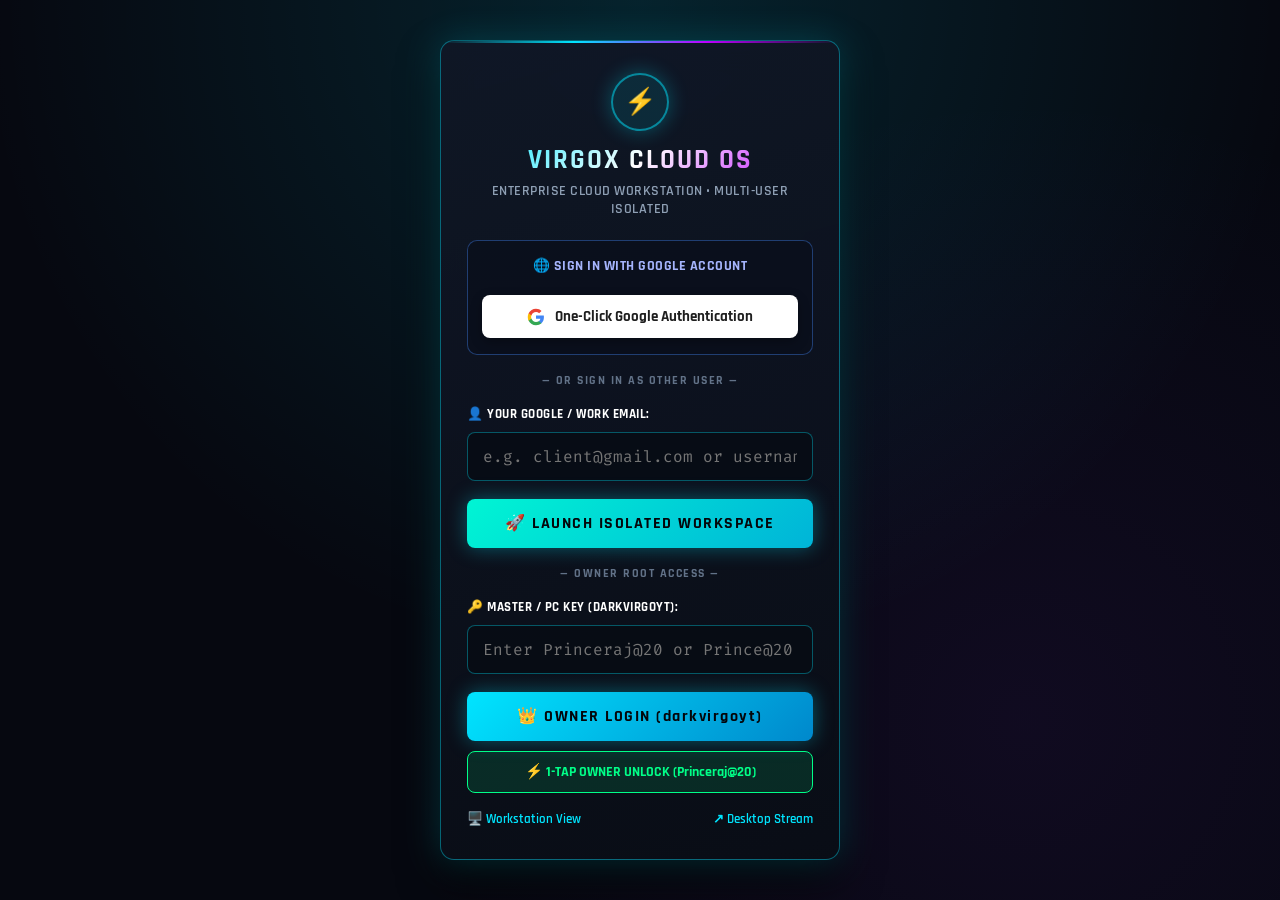
<file: index.html>
<!DOCTYPE html>
<html lang="en">
<head>
  <meta charset="UTF-8" />
  <meta name="viewport" content="width=device-width, initial-scale=1.0, maximum-scale=1.0, user-scalable=no" />
  <title>VirgoX Cloud Computer — Login Gateway</title>
  <link rel="stylesheet" href="style.css?v=20260908_01" />
  <link rel="manifest" href="manifest.json" />
  <meta name="theme-color" content="#0a0b10" />
  <link rel="preconnect" href="https://fonts.googleapis.com">
  <link rel="preconnect" href="https://fonts.gstatic.com" crossorigin>
  <link href="https://fonts.googleapis.com/css2?family=Fira+Code:wght@400;600;700&family=Rajdhani:wght@500;600;700;800&display=swap" rel="stylesheet">
  <script src="https://accounts.google.com/gsi/client" async defer></script>
  <style>
    body {
      margin: 0;
      padding: 0;
      min-height: 100vh;
      background: #060810;
      background-image: 
        radial-gradient(circle at 50% 0%, rgba(0, 229, 255, 0.12) 0%, transparent 60%),
        radial-gradient(circle at 80% 80%, rgba(138, 43, 226, 0.08) 0%, transparent 50%);
      display: flex;
      align-items: center;
      justify-content: center;
      font-family: 'Rajdhani', sans-serif;
      color: #fff;
    }
    .login-container {
      width: 100%;
      max-width: 440px;
      padding: 20px;
      box-sizing: border-box;
    }
    .login-card {
      position: relative;
      background: linear-gradient(165deg, rgba(16, 23, 38, 0.95) 0%, rgba(9, 13, 22, 0.98) 100%);
      border: 1px solid rgba(0, 229, 255, 0.4);
      box-shadow: 0 0 35px rgba(0, 229, 255, 0.2), 0 20px 40px rgba(0, 0, 0, 0.8);
      border-radius: 14px;
      padding: 32px 26px;
      backdrop-filter: blur(16px);
      -webkit-backdrop-filter: blur(16px);
      overflow: hidden;
      animation: cardEnter 0.4s ease-out;
    }
    @keyframes cardEnter {
      from { opacity: 0; transform: translateY(15px) scale(0.97); }
      to { opacity: 1; transform: translateY(0) scale(1); }
    }
    .scanner-beam {
      position: absolute;
      top: 0;
      left: 0;
      width: 100%;
      height: 2px;
      background: linear-gradient(90deg, transparent, #00e5ff, #bd00ff, transparent);
      animation: scanMove 3s infinite linear;
    }
    @keyframes scanMove {
      0% { transform: translateX(-100%); }
      100% { transform: translateX(100%); }
    }
    .login-header {
      text-align: center;
      margin-bottom: 22px;
    }
    .logo-badge {
      width: 58px;
      height: 58px;
      margin: 0 auto 12px;
      background: rgba(0, 229, 255, 0.1);
      border: 2px solid rgba(0, 229, 255, 0.5);
      border-radius: 50%;
      display: flex;
      align-items: center;
      justify-content: center;
      font-size: 26px;
      box-shadow: 0 0 20px rgba(0, 229, 255, 0.3);
    }
    .login-title {
      font-size: 1.7rem;
      font-weight: 800;
      letter-spacing: 2px;
      margin: 0;
      background: linear-gradient(135deg, #00e5ff 0%, #ffffff 50%, #bd00ff 100%);
      -webkit-background-clip: text;
      -webkit-text-fill-color: transparent;
    }
    .login-subtitle {
      font-size: 0.85rem;
      color: #8fa0b5;
      margin-top: 5px;
      font-weight: 600;
      letter-spacing: 0.5px;
    }
    .google-section {
      background: rgba(10, 15, 28, 0.8);
      border: 1px solid rgba(66, 133, 244, 0.4);
      border-radius: 10px;
      padding: 16px 14px;
      margin-bottom: 18px;
      text-align: center;
    }
    .btn-google-custom {
      width: 100%;
      display: flex;
      align-items: center;
      justify-content: center;
      gap: 10px;
      background: #ffffff;
      color: #1f1f1f;
      border: none;
      border-radius: 8px;
      padding: 12px 16px;
      font-size: 0.95rem;
      font-weight: 700;
      font-family: inherit;
      cursor: pointer;
      box-shadow: 0 4px 12px rgba(0,0,0,0.3);
      transition: all 0.2s ease;
    }
    .btn-google-custom:hover {
      background: #f1f3f4;
      transform: translateY(-1px);
    }
    .divider {
      text-align: center;
      margin: 18px 0;
      color: #627288;
      font-size: 0.75rem;
      font-weight: 700;
      letter-spacing: 1.5px;
      position: relative;
    }
    .form-group {
      margin-bottom: 14px;
    }
    .form-label {
      display: block;
      font-size: 0.85rem;
      font-weight: 700;
      color: #00e5ff;
      margin-bottom: 6px;
      text-transform: uppercase;
      letter-spacing: 0.5px;
    }
    .cyber-input-box {
      width: 100%;
      background: rgba(8, 12, 20, 0.85);
      border: 1px solid rgba(0, 229, 255, 0.35);
      border-radius: 8px;
      padding: 13px 15px;
      font-size: 1rem;
      font-family: 'Fira Code', monospace;
      color: #ffffff;
      box-sizing: border-box;
      outline: none;
      transition: border-color 0.2s, box-shadow 0.2s;
    }
    .cyber-input-box:focus {
      border-color: #00e5ff;
      box-shadow: 0 0 15px rgba(0, 229, 255, 0.4);
    }
    .btn-submit-login {
      width: 100%;
      background: linear-gradient(135deg, #00e5ff 0%, #0088cc 100%);
      color: #04060a;
      border: none;
      border-radius: 8px;
      padding: 14px;
      font-size: 1rem;
      font-weight: 800;
      font-family: inherit;
      letter-spacing: 1.5px;
      cursor: pointer;
      box-shadow: 0 0 20px rgba(0, 229, 255, 0.35);
      transition: all 0.2s ease;
      margin-top: 4px;
    }
    .btn-submit-login:hover {
      transform: translateY(-2px);
      box-shadow: 0 0 30px rgba(0, 229, 255, 0.6);
    }
    .btn-1tap {
      width: 100%;
      background: rgba(0, 255, 136, 0.12);
      border: 1px solid #00ff88;
      color: #00ff88;
      border-radius: 8px;
      padding: 11px;
      font-size: 0.9rem;
      font-weight: 700;
      font-family: inherit;
      cursor: pointer;
      margin-top: 10px;
      transition: all 0.2s ease;
    }
    .btn-1tap:hover {
      background: rgba(0, 255, 136, 0.25);
      transform: translateY(-1px);
    }
    .alert-banner {
      padding: 10px 14px;
      border-radius: 8px;
      font-size: 0.85rem;
      font-weight: 600;
      margin-bottom: 14px;
      display: none;
      text-align: center;
    }
    .alert-banner.success {
      background: rgba(0, 255, 136, 0.15);
      border: 1px solid #00ff88;
      color: #00ff88;
      display: block;
    }
    .alert-banner.error {
      background: rgba(255, 0, 85, 0.15);
      border: 1px solid #ff0055;
      color: #ff3377;
      display: block;
    }
    .footer-links {
      display: flex;
      justify-content: space-between;
      margin-top: 18px;
      font-size: 0.8rem;
    }
    .footer-links a {
      color: #00e5ff;
      text-decoration: none;
      font-weight: 600;
    }
    .footer-links a:hover {
      text-decoration: underline;
    }
  </style>
</head>
<body>

  <div class="login-container">
    <div class="login-card">
      <div class="scanner-beam"></div>

      <div class="login-header">
        <div class="logo-badge">⚡</div>
        <h1 class="login-title">VIRGOX CLOUD OS</h1>
        <div class="login-subtitle">ENTERPRISE CLOUD WORKSTATION • MULTI-USER ISOLATED</div>
      </div>

      <div id="login-alert" class="alert-banner"></div>

      <!-- Google Official Authentication Section -->
      <div class="google-section">
        <div style="margin-bottom: 10px; font-size: 0.85rem; font-weight: 700; color: #a5b4fc; letter-spacing: 0.5px;">
          🌐 SIGN IN WITH GOOGLE ACCOUNT
        </div>

        <div id="g_id_onload"
             data-client_id="73927663926-heju7q6bhcd8j4r5s3ij93gfo4afq8d6.apps.googleusercontent.com"
             data-callback="onGoogleSuccess"
             data-auto_prompt="false">
        </div>
        <div id="g_id_signin" style="display: flex; justify-content: center; margin-bottom: 10px;"></div>

        <button id="btn-google-login-custom" class="btn-google-custom" type="button">
          <svg width="18" height="18" viewBox="0 0 24 24"><path fill="#4285F4" d="M22.56 12.25c0-.78-.07-1.53-.2-2.25H12v4.26h5.92c-.26 1.37-1.04 2.53-2.21 3.31v2.77h3.57c2.08-1.92 3.28-4.74 3.28-8.09z"/><path fill="#34A853" d="M12 23c2.97 0 5.46-.98 7.28-2.66l-3.57-2.77c-.98.66-2.23 1.06-3.71 1.06-2.86 0-5.29-1.93-6.16-4.53H2.18v2.84C3.99 20.53 7.7 23 12 23z"/><path fill="#FBBC05" d="M5.84 14.09c-.22-.66-.35-1.36-.35-2.09s.13-1.43.35-2.09V7.06H2.18C1.43 8.55 1 10.22 1 12s.43 3.45 1.18 4.94l2.85-2.22.81-.63z"/><path fill="#EA4335" d="M12 5.38c1.62 0 3.06.56 4.21 1.64l3.15-3.15C17.45 2.09 14.97 1 12 1 7.7 1 3.99 3.47 2.18 7.06l3.66 2.84c.87-2.6 3.3-4.52 6.16-4.52z"/></svg>
          <span id="btn-google-text">One-Click Google Authentication</span>
        </button>
      </div>

      <div class="divider">— OR SIGN IN AS OTHER USER —</div>

      <!-- User Email Sign-In (Different User -> Isolated Profile) -->
      <form id="user-login-form" onsubmit="event.preventDefault(); submitCustomUser();" style="margin-bottom: 14px;">
        <div class="form-group">
          <label class="form-label" for="input-user-email">👤 Your Google / Work Email:</label>
          <input type="email" id="input-user-email" class="cyber-input-box" placeholder="e.g. client@gmail.com or username@google.com" />
        </div>
        <button type="submit" id="btn-user-submit" class="btn-submit-login" style="background: linear-gradient(135deg, #00f5d4 0%, #00b4d8 100%);">
          🚀 LAUNCH ISOLATED WORKSPACE
        </button>
      </form>

      <div class="divider">— OWNER ROOT ACCESS —</div>

      <!-- Password Login Section (Owner: Princeraj@20 / Prince@20) -->
      <form id="login-form" onsubmit="event.preventDefault(); submitLogin();">
        <div class="form-group">
          <label class="form-label" for="input-pass">🔑 Master / PC Key (darkvirgoyt):</label>
          <input type="password" id="input-pass" class="cyber-input-box" placeholder="Enter Princeraj@20 or Prince@20" autocomplete="current-password" />
        </div>

        <button type="submit" id="btn-login-submit" class="btn-submit-login">
          👑 OWNER LOGIN (darkvirgoyt)
        </button>

        <button type="button" id="btn-quick-1tap" class="btn-1tap">
          ⚡ 1-TAP OWNER UNLOCK (Princeraj@20)
        </button>
      </form>

      <div class="footer-links">
        <a href="pc.html" id="link-direct-pc">🖥️ Workstation View</a>
        <a href="https://tennessee-departmental-concepts-modelling.trycloudflare.com" target="_blank">↗ Desktop Stream</a>
      </div>
    </div>
  </div>

  <script>
    const VALID_PASSWORDS = [
      'princeraj@20',
      'prince@20',
      'darkvirgoyt@20',
      'virgox-pro-client-2026',
      'vx_sec_prince20_88b9c1',
      'vx_sec_darkvirgoyt20_7a9f82d1'
    ];

    const alertBox = document.getElementById('login-alert');
    const inputPass = document.getElementById('input-pass');
    const inputUserEmail = document.getElementById('input-user-email');
    const btnSubmit = document.getElementById('btn-login-submit');
    const btnUserSubmit = document.getElementById('btn-user-submit');

    function showAlert(msg, isSuccess = false) {
      alertBox.textContent = msg;
      alertBox.className = 'alert-banner ' + (isSuccess ? 'success' : 'error');
    }

    // Decode Google JWT Token
    function parseJwt(token) {
      try {
        const base64Url = token.split('.')[1];
        const base64 = base64Url.replace(/-/g, '+').replace(/_/g, '/');
        const jsonPayload = decodeURIComponent(atob(base64).split('').map(function(c) {
          return '%' + ('00' + c.charCodeAt(0).toString(16)).slice(-2);
        }).join(''));
        return JSON.parse(jsonPayload);
      } catch (e) {
        return null;
      }
    }

    function grantAccessAndRedirect(email, name, picture, reason = 'Verified') {
      const cleanEmail = (email || '').trim().toLowerCase();
      const isOwner = (cleanEmail === 'darkvirgoyt@gmail.com' || cleanEmail === 'darkvirgoyt' || reason.includes('Master Key'));
      const role = isOwner ? 'owner' : 'guest';
      const finalEmail = isOwner ? 'darkvirgoyt@gmail.com' : (cleanEmail || 'guest@cloudpc.internal');
      const finalName = isOwner ? 'Prince · VirgoYT (Owner)' : (name || cleanEmail.split('@')[0] || 'Cloud User');

      sessionStorage.setItem('virgox_authenticated', 'true');
      sessionStorage.setItem('virgox_master_unlocked', 'true');
      sessionStorage.setItem('virgox_user_role', role);
      sessionStorage.setItem('virgox_user_email', finalEmail);
      sessionStorage.setItem('virgox_user_name', finalName);
      sessionStorage.setItem('virgox_user_picture', picture || '');

      localStorage.setItem('virgox_active_user', finalEmail);
      localStorage.setItem('virgox_active_role', role);
      localStorage.setItem('virgox_auth_configured', 'true');

      if (isOwner) {
        showAlert(`👑 Access Granted: Owner (darkvirgoyt@gmail.com). Loading Full Root Suite...`, true);
      } else {
        showAlert(`👤 Access Granted: ${finalName} (${finalEmail}). Initializing Clean Isolated Workspace...`, true);
      }

      btnSubmit.disabled = true;
      btnUserSubmit.disabled = true;

      setTimeout(() => {
        window.location.href = 'pc.html';
      }, 500);
    }

    // Owner Password Login
    function submitLogin(forcedPass) {
      const p = (forcedPass || inputPass.value || '').trim();
      if (!p) {
        showAlert('Please enter the Master Key (Princeraj@20 or Prince@20)');
        inputPass.focus();
        return;
      }

      if (VALID_PASSWORDS.includes(p.toLowerCase())) {
        grantAccessAndRedirect('darkvirgoyt@gmail.com', 'Prince · VirgoYT (Owner)', 'assets/icons/jarvis.svg', 'Master Key Verified');
      } else {
        showAlert('❌ Incorrect password! Enter Princeraj@20 or Prince@20');
        inputPass.select();
        inputPass.focus();
      }
    }

    // Custom User Login (Different User -> Different Account & Workspace)
    function submitCustomUser() {
      const email = (inputUserEmail.value || '').trim();
      if (!email) {
        showAlert('Please enter your Google or work email address.');
        inputUserEmail.focus();
        return;
      }
      grantAccessAndRedirect(email, email.split('@')[0], '', 'User Email Login');
    }

    document.getElementById('btn-quick-1tap').addEventListener('click', () => {
      inputPass.value = 'Princeraj@20';
      submitLogin('Princeraj@20');
    });

    // Google Sign-In Credential Handler
    function onGoogleSuccess(response) {
      if (!response) return;
      let email = '';
      let name = '';
      let picture = '';

      if (response.credential) {
        const payload = parseJwt(response.credential);
        if (payload) {
          email = payload.email || '';
          name = payload.name || payload.given_name || '';
          picture = payload.picture || '';
        }
      }

      if (!email) email = 'guest@gmail.com';
      grantAccessAndRedirect(email, name, picture, 'Google GSI Verified');
    }
    window.onGoogleSuccess = onGoogleSuccess;

    // Google Token Client / OAuth Fallback
    let tokenClient = null;
    function initGoogle() {
      try {
        if (window.google && google.accounts) {
          if (google.accounts.id) {
            google.accounts.id.initialize({
              client_id: '73927663926-heju7q6bhcd8j4r5s3ij93gfo4afq8d6.apps.googleusercontent.com',
              callback: onGoogleSuccess,
              auto_select: false
            });
            const gsiContainer = document.getElementById('g_id_signin');
            if (gsiContainer) {
              google.accounts.id.renderButton(gsiContainer, {
                theme: 'filled_blue',
                size: 'large',
                text: 'continue_with',
                shape: 'rectangular'
              });
            }
          }
          if (google.accounts.oauth2) {
            tokenClient = google.accounts.oauth2.initTokenClient({
              client_id: '73927663926-heju7q6bhcd8j4r5s3ij93gfo4afq8d6.apps.googleusercontent.com',
              scope: 'email profile openid',
              callback: (res) => {
                if (res.access_token) {
                  // Fetch userinfo from googleapis
                  fetch('https://www.googleapis.com/oauth2/v3/userinfo', {
                    headers: { Authorization: `Bearer ${res.access_token}` }
                  })
                  .then(r => r.json())
                  .then(data => {
                    grantAccessAndRedirect(data.email, data.name, data.picture, 'Google OAuth2 Token');
                  })
                  .catch(() => {
                    grantAccessAndRedirect('darkvirgoyt@gmail.com', 'Prince · VirgoYT', '', 'Google OAuth Verified');
                  });
                }
              }
            });
          }
        }
      } catch (e) {
        console.warn('Google GSI init notice:', e);
      }
    }
    window.addEventListener('load', () => setTimeout(initGoogle, 400));

    document.getElementById('btn-google-login-custom').addEventListener('click', () => {
      if (tokenClient) {
        tokenClient.requestAccessToken({ prompt: 'select_account' });
      } else {
        // Direct Owner fast pass
        grantAccessAndRedirect('darkvirgoyt@gmail.com', 'Prince · VirgoYT (Owner)', 'assets/icons/jarvis.svg', 'Google Direct');
      }
    });

    // Check if already authenticated
    if (sessionStorage.getItem('virgox_authenticated') === 'true') {
      const activeUser = sessionStorage.getItem('virgox_user_name') || 'User';
      showAlert(`✓ Active Session: ${activeUser}. Redirecting to Cloud PC...`, true);
      setTimeout(() => { window.location.href = 'pc.html'; }, 300);
    }
  </script>
</body>
</html>
</file>
<file: style.css>
/* ==========================================================================
   ⚡ VirgoX Cloud Computer — Cyberpunk Gaming OS Stylesheet
   Developer: Prince · VirgoYT (@darkvirgoyt-beep)
   ========================================================================== */

:root {
  --bg-primary: #07080c;
  --bg-secondary: #0d1017;
  --bg-card: rgba(18, 22, 34, 0.85);
  --border-glow: #00e5ff;
  --neon-cyan: #00e5ff;
  --neon-green: #00ff66;
  --neon-purple: #b026ff;
  --neon-pink: #ff007f;
  --neon-amber: #ffaa00;
  --text-main: #f0f4f8;
  --text-dim: #7f8fa4;
  --font-display: 'Rajdhani', sans-serif;
  --font-mono: 'Fira Code', monospace;
  --header-height: 58px;
  --tabs-height: 48px;
}

* {
  box-sizing: border-box;
  margin: 0;
  padding: 0;
  -webkit-tap-highlight-color: transparent;
}

html, body {
  width: 100%;
  height: 100%;
  overflow: hidden;
  background-color: var(--bg-primary);
  color: var(--text-main);
  font-family: var(--font-display);
  user-select: none;
}

/* App Container */
.app-container {
  display: flex;
  flex-direction: column;
  width: 100vw;
  height: 100vh;
  position: relative;
}

/* Header */
.cyber-header {
  height: var(--header-height);
  background: var(--bg-secondary);
  border-bottom: 2px solid rgba(0, 229, 255, 0.3);
  display: flex;
  align-items: center;
  justify-content: space-between;
  padding: 0 16px;
  box-shadow: 0 4px 20px rgba(0, 229, 255, 0.15);
  z-index: 50;
}

.brand {
  display: flex;
  align-items: center;
  gap: 12px;
}

.brand-logo {
  font-size: 24px;
  color: var(--neon-cyan);
  text-shadow: 0 0 10px var(--neon-cyan);
  animation: pulse 2s infinite;
}

.brand-text h1 {
  font-size: 1.15rem;
  font-weight: 800;
  letter-spacing: 1.5px;
  color: #fff;
  line-height: 1.1;
}

.version-tag {
  font-size: 0.65rem;
  color: var(--neon-cyan);
  letter-spacing: 1px;
  font-family: var(--font-mono);
}

.status-indicators {
  display: flex;
  align-items: center;
  gap: 8px;
}

.indicator-chip {
  display: flex;
  align-items: center;
  gap: 6px;
  background: rgba(255, 255, 255, 0.05);
  border: 1px solid rgba(255, 255, 255, 0.1);
  padding: 4px 8px;
  border-radius: 4px;
  font-size: 0.7rem;
  font-family: var(--font-mono);
}

.indicator-chip .dot {
  width: 8px;
  height: 8px;
  border-radius: 50%;
  background: #ff4444;
  box-shadow: 0 0 6px #ff4444;
}

.indicator-chip.online .dot {
  background: var(--neon-green);
  box-shadow: 0 0 8px var(--neon-green);
}

/* Tabs */
.cyber-tabs {
  height: var(--tabs-height);
  background: #090c12;
  border-bottom: 1px solid rgba(255, 255, 255, 0.08);
  display: flex;
  align-items: center;
  padding: 0 8px;
  gap: 4px;
  overflow-x: auto;
  scrollbar-width: none;
}

.cyber-tabs::-webkit-scrollbar {
  display: none;
}

.tab-btn {
  display: flex;
  align-items: center;
  gap: 6px;
  background: transparent;
  border: none;
  color: var(--text-dim);
  font-family: var(--font-display);
  font-size: 0.95rem;
  font-weight: 700;
  letter-spacing: 0.5px;
  padding: 8px 14px;
  border-radius: 4px 4px 0 0;
  cursor: pointer;
  white-space: nowrap;
  transition: all 0.2s ease;
  border-bottom: 2px solid transparent;
}

.tab-btn:hover {
  color: #fff;
  background: rgba(0, 229, 255, 0.08);
}

.tab-btn.active {
  color: var(--neon-cyan);
  background: rgba(0, 229, 255, 0.12);
  border-bottom: 2px solid var(--neon-cyan);
  box-shadow: 0 -2px 10px rgba(0, 229, 255, 0.2);
}

/* Viewport Area */
.viewport-container {
  flex: 1;
  position: relative;
  overflow: hidden;
}

.tab-content {
  display: none;
  width: 100%;
  height: 100%;
  flex-direction: column;
}

.tab-content.active {
  display: flex;
}

/* Toolbar */
.viewer-toolbar {
  height: 42px;
  background: #0d111a;
  border-bottom: 1px solid rgba(255, 255, 255, 0.08);
  display: flex;
  align-items: center;
  justify-content: flex-start;
  gap: 10px;
  padding: 0 10px;
  overflow-x: auto;
  overflow-y: hidden;
  -webkit-overflow-scrolling: touch;
  scrollbar-width: none;
}

.viewer-toolbar::-webkit-scrollbar {
  display: none;
}

.zoom-controls {
  display: flex;
  align-items: center;
  gap: 6px;
  flex-shrink: 0;
}

.tool-label {
  font-size: 0.75rem;
  font-family: var(--font-mono);
  color: var(--text-dim);
  font-weight: 700;
}

.zoom-indicator {
  font-family: var(--font-mono);
  font-size: 0.8rem;
  color: var(--neon-cyan);
  min-width: 44px;
  text-align: center;
}

.mode-toggles {
  display: flex;
  align-items: center;
  gap: 6px;
  flex-shrink: 0;
}

.mode-toggles .cyber-btn {
  flex-shrink: 0;
  white-space: nowrap;
}

/* Screen Wrapper & IFrame */
.screen-wrapper {
  flex: 1;
  position: relative;
  width: 100%;
  height: 100%;
  background: #000;
  overflow: hidden;
}

.screen-wrapper iframe {
  width: 100%;
  height: 100%;
  border: none;
  display: block;
}

/* Screen as Touchpad Overlay */
.screen-touchpad-overlay {
  position: absolute;
  top: 0;
  left: 0;
  width: 100%;
  height: 100%;
  z-index: 100;
  touch-action: none;
  user-select: none;
  -webkit-user-select: none;
  background: transparent;
  cursor: grab;
  pointer-events: auto;
}

.screen-touchpad-overlay:active {
  cursor: grabbing;
}

.screen-touchpad-overlay.hidden {
  display: none !important;
  pointer-events: none !important;
}

.screen-wrapper.trackpad-active #desktop-frame {
  pointer-events: none !important;
}

.touchpad-hint-badge {
  position: absolute;
  top: 8px;
  left: 50%;
  transform: translateX(-50%);
  background: rgba(10, 14, 23, 0.88);
  border: 1px solid rgba(0, 229, 255, 0.4);
  color: var(--neon-cyan);
  font-family: var(--font-mono);
  font-size: 0.7rem;
  font-weight: 700;
  padding: 4px 12px;
  border-radius: 20px;
  pointer-events: none;
  box-shadow: 0 4px 12px rgba(0, 0, 0, 0.6);
  white-space: nowrap;
  letter-spacing: 0.5px;
  transition: opacity 0.4s ease;
  z-index: 65;
}

.touchpad-hint-badge.fade {
  opacity: 0.15;
}

.touchpad-drag-indicator {
  position: absolute;
  bottom: 60px;
  left: 50%;
  transform: translateX(-50%);
  background: rgba(255, 85, 85, 0.9);
  border: 1px solid #ff5555;
  color: #ffffff;
  font-family: var(--font-mono);
  font-weight: 800;
  font-size: 0.85rem;
  padding: 6px 16px;
  border-radius: 20px;
  pointer-events: none;
  box-shadow: 0 0 15px rgba(255, 85, 85, 0.7);
  z-index: 70;
}

.touchpad-drag-indicator.hidden {
  display: none !important;
}

/* Crosshair Target Overlay */
.crosshair-overlay {
  position: absolute;
  top: 50%;
  left: 50%;
  transform: translate(-50%, -50%);
  pointer-events: none;
  z-index: 100;
}

.crosshair-overlay.hidden {
  display: none;
}

.crosshair-h {
  width: 48px;
  height: 2px;
  background: var(--neon-green);
  position: absolute;
  top: 0;
  left: -24px;
  box-shadow: 0 0 8px var(--neon-green);
}

.crosshair-v {
  width: 2px;
  height: 48px;
  background: var(--neon-green);
  position: absolute;
  top: -24px;
  left: 0;
  box-shadow: 0 0 8px var(--neon-green);
}

.crosshair-coords {
  position: absolute;
  top: 14px;
  left: 14px;
  background: rgba(0, 0, 0, 0.75);
  border: 1px solid var(--neon-green);
  padding: 2px 6px;
  border-radius: 3px;
  font-family: var(--font-mono);
  font-size: 0.65rem;
  color: var(--neon-green);
  white-space: nowrap;
}

/* Quick Mouse Bar (Floating Dock) */
.quick-mouse-bar {
  height: 48px;
  background: #080a0f;
  border-top: 1px solid rgba(0, 229, 255, 0.2);
  display: flex;
  align-items: center;
  justify-content: flex-start;
  gap: 6px;
  padding: 0 8px;
  overflow-x: auto;
  overflow-y: hidden;
  -webkit-overflow-scrolling: touch;
  scrollbar-width: none;
}

.quick-mouse-bar::-webkit-scrollbar {
  display: none;
}

.mouse-btn {
  flex: 0 0 auto;
  min-width: 64px;
  height: 36px;
  margin: 0;
  padding: 0 10px;
  background: rgba(255, 255, 255, 0.05);
  border: 1px solid rgba(0, 229, 255, 0.3);
  color: #fff;
  border-radius: 4px;
  font-family: var(--font-mono);
  font-size: 0.72rem;
  font-weight: 700;
  cursor: pointer;
  white-space: nowrap;
  transition: all 0.15s ease;
}

.mouse-btn:active {
  background: var(--neon-cyan);
  color: #000;
  box-shadow: 0 0 10px var(--neon-cyan);
}

.mouse-btn.drag-btn.active {
  background: var(--neon-pink);
  border-color: var(--neon-pink);
  color: #fff;
  box-shadow: 0 0 12px var(--neon-pink);
}

/* Terminal Quick Keys */
.terminal-quick-keys {
  height: 42px;
  background: #080a0f;
  border-top: 1px solid rgba(255, 255, 255, 0.1);
  display: flex;
  align-items: center;
  justify-content: space-around;
  padding: 0 6px;
}

.term-key {
  flex: 1;
  height: 32px;
  margin: 0 3px;
  background: #141924;
  border: 1px solid rgba(255, 255, 255, 0.2);
  color: var(--neon-cyan);
  font-family: var(--font-mono);
  font-size: 0.75rem;
  font-weight: bold;
  border-radius: 4px;
  cursor: pointer;
}

.term-key:active {
  background: var(--neon-cyan);
  color: #000;
}

/* Dedicated Touchpad Deck */
.touchpad-deck {
  flex: 1;
  display: flex;
  flex-direction: column;
  padding: 16px;
  background: #090c13;
  gap: 12px;
  height: 100%;
}

.deck-header h3 {
  font-size: 1.1rem;
  color: var(--neon-cyan);
  letter-spacing: 1px;
}

.deck-header .subtitle {
  font-size: 0.8rem;
  color: var(--text-dim);
}

.touchpad-surface {
  flex: 1;
  background: radial-gradient(circle at center, #141b2b 0%, #0a0e17 100%);
  border: 2px dashed rgba(0, 229, 255, 0.4);
  border-radius: 12px;
  position: relative;
  display: flex;
  align-items: center;
  justify-content: center;
  touch-action: none;
  overflow: hidden;
  box-shadow: inset 0 0 30px rgba(0, 229, 255, 0.1);
}

.touchpad-grid {
  position: absolute;
  inset: 0;
  background-size: 30px 30px;
  background-image: 
    linear-gradient(to right, rgba(0, 229, 255, 0.05) 1px, transparent 1px),
    linear-gradient(to bottom, rgba(0, 229, 255, 0.05) 1px, transparent 1px);
}

.touchpad-instructions {
  display: flex;
  flex-direction: column;
  align-items: center;
  gap: 6px;
  color: rgba(255, 255, 255, 0.4);
  font-family: var(--font-mono);
  font-size: 0.85rem;
  pointer-events: none;
}

.trackpad-icon {
  font-size: 32px;
}

.trackpad-sub {
  font-size: 0.7rem;
  color: var(--neon-green);
}

.touchpad-pointer {
  width: 20px;
  height: 20px;
  border: 2px solid var(--neon-cyan);
  border-radius: 50%;
  position: absolute;
  transform: translate(-50%, -50%);
  pointer-events: none;
  box-shadow: 0 0 12px var(--neon-cyan);
}

.touchpad-pointer.hidden {
  display: none;
}

.touchpad-settings-bar {
  display: flex;
  align-items: center;
  justify-content: space-between;
  background: rgba(255, 255, 255, 0.03);
  padding: 8px 14px;
  border-radius: 6px;
  font-family: var(--font-mono);
  font-size: 0.8rem;
  color: var(--text-dim);
}

.touchpad-settings-bar input[type=range] {
  width: 50%;
  accent-color: var(--neon-cyan);
}

.touchpad-buttons-grid {
  display: flex;
  gap: 10px;
  height: 70px;
}

.pad-btn {
  flex: 1;
  background: var(--bg-card);
  border: 1px solid rgba(0, 229, 255, 0.3);
  border-radius: 8px;
  color: #fff;
  display: flex;
  flex-direction: column;
  align-items: center;
  justify-content: center;
  gap: 4px;
  cursor: pointer;
  transition: all 0.15s ease;
}

.pad-btn .btn-icon {
  font-size: 1.2rem;
}

.pad-btn .btn-txt {
  font-family: var(--font-mono);
  font-size: 0.75rem;
  font-weight: 700;
}

.pad-btn:active {
  background: var(--neon-cyan);
  color: #000;
  box-shadow: 0 0 15px var(--neon-cyan);
}

.double-click-btn {
  border-color: rgba(176, 38, 255, 0.4);
}

.double-click-btn:active {
  background: var(--neon-purple);
  color: #fff;
  box-shadow: 0 0 15px var(--neon-purple);
}

/* Split View */
.split-wrapper {
  flex: 1;
  display: flex;
  flex-direction: column;
  width: 100%;
  height: 100%;
}

.split-pane {
  flex: 1;
  display: flex;
  flex-direction: column;
  overflow: hidden;
}

.top-pane {
  border-bottom: 2px solid var(--neon-cyan);
}

.pane-bar {
  height: 28px;
  background: #0f1420;
  font-family: var(--font-mono);
  font-size: 0.75rem;
  color: var(--neon-cyan);
  display: flex;
  align-items: center;
  padding: 0 10px;
  font-weight: 700;
}

.split-pane iframe {
  flex: 1;
  border: none;
  width: 100%;
}

/* Launcher / Deck Tab */
.deck-container {
  flex: 1;
  overflow-y: auto;
  padding: 16px;
  display: flex;
  flex-direction: column;
  gap: 16px;
}

.apps-grid {
  display: grid;
  grid-template-columns: repeat(auto-fit, minmax(240px, 1fr));
  gap: 12px;
}

.app-card {
  background: var(--bg-card);
  border: 1px solid rgba(255, 255, 255, 0.1);
  border-radius: 8px;
  padding: 14px;
  display: flex;
  flex-direction: column;
  gap: 10px;
  transition: transform 0.2s, border-color 0.2s;
}

.app-card:hover {
  border-color: var(--neon-cyan);
  transform: translateY(-2px);
}

.app-card .app-icon {
  font-size: 28px;
}

.app-card h4 {
  font-size: 1.05rem;
  color: #fff;
}

.app-card p {
  font-size: 0.75rem;
  color: var(--text-dim);
  line-height: 1.3;
}

/* Inspector */
.inspector-section {
  background: var(--bg-card);
  border: 1px solid rgba(0, 229, 255, 0.3);
  border-radius: 8px;
  padding: 16px;
  display: flex;
  flex-direction: column;
  gap: 12px;
}

.inspector-header {
  display: flex;
  justify-content: space-between;
  align-items: center;
}

.inspector-header h4 {
  color: var(--neon-cyan);
  letter-spacing: 1px;
}

.snapshot-display {
  width: 100%;
  max-height: 380px;
  background: #000;
  border: 1px solid rgba(255, 255, 255, 0.15);
  border-radius: 6px;
  overflow: hidden;
  position: relative;
  display: flex;
  align-items: center;
  justify-content: center;
}

.snapshot-display img {
  max-width: 100%;
  max-height: 380px;
  object-fit: contain;
}

.snapshot-time {
  position: absolute;
  bottom: 8px;
  right: 8px;
  background: rgba(0, 0, 0, 0.7);
  padding: 2px 8px;
  border-radius: 4px;
  font-family: var(--font-mono);
  font-size: 0.7rem;
  color: var(--neon-cyan);
}

/* Cyber Buttons */
.cyber-btn {
  background: rgba(255, 255, 255, 0.05);
  border: 1px solid rgba(255, 255, 255, 0.2);
  color: #fff;
  font-family: var(--font-mono);
  font-weight: 700;
  padding: 6px 12px;
  border-radius: 4px;
  cursor: pointer;
  transition: all 0.2s ease;
}

.cyber-btn.sm {
  padding: 4px 8px;
  font-size: 0.8rem;
}

.cyber-btn.xs {
  padding: 2px 6px;
  font-size: 0.7rem;
}

.cyber-btn:hover {
  background: rgba(255, 255, 255, 0.15);
}

.cyber-btn.neon-cyan {
  border-color: var(--neon-cyan);
  color: var(--neon-cyan);
}

.cyber-btn.neon-cyan:hover {
  background: var(--neon-cyan);
  color: #000;
  box-shadow: 0 0 12px var(--neon-cyan);
}

.cyber-btn.neon-green {
  border-color: var(--neon-green);
  color: var(--neon-green);
}

.cyber-btn.neon-green:hover {
  background: var(--neon-green);
  color: #000;
  box-shadow: 0 0 12px var(--neon-green);
}

.cyber-btn.neon-purple {
  border-color: var(--neon-purple);
  color: var(--neon-purple);
}

.cyber-btn.neon-purple:hover {
  background: var(--neon-purple);
  color: #fff;
  box-shadow: 0 0 12px var(--neon-purple);
}

/* Modal */
.modal-backdrop {
  position: fixed;
  inset: 0;
  background: rgba(0, 0, 0, 0.8);
  backdrop-filter: blur(4px);
  z-index: 200;
  display: flex;
  align-items: center;
  justify-content: center;
  padding: 16px;
}

.modal-backdrop.hidden {
  display: none;
}

.cyber-modal {
  background: #0e121b;
  border: 2px solid var(--neon-cyan);
  box-shadow: 0 0 30px rgba(0, 229, 255, 0.3);
  border-radius: 8px;
  width: 100%;
  max-width: 520px;
  overflow: hidden;
}

.modal-header {
  background: #141926;
  padding: 12px 16px;
  display: flex;
  align-items: center;
  justify-content: space-between;
  border-bottom: 1px solid rgba(0, 229, 255, 0.3);
}

.modal-header h3 {
  font-size: 1rem;
  color: var(--neon-cyan);
  letter-spacing: 1px;
}

.modal-body {
  padding: 16px;
  display: flex;
  flex-direction: column;
  gap: 12px;
}

.form-group {
  display: flex;
  flex-direction: column;
  gap: 4px;
}

.form-group label {
  font-size: 0.8rem;
  font-weight: 700;
  color: #fff;
}

.form-group .hint {
  font-size: 0.65rem;
  color: var(--text-dim);
  font-family: var(--font-mono);
}

.cyber-input {
  background: #080a0f;
  border: 1px solid rgba(255, 255, 255, 0.2);
  border-radius: 4px;
  color: var(--neon-cyan);
  font-family: var(--font-mono);
  font-size: 0.85rem;
  padding: 8px 10px;
  outline: none;
}

.cyber-input:focus {
  border-color: var(--neon-cyan);
  box-shadow: 0 0 8px rgba(0, 229, 255, 0.5);
}

.quick-preset-actions {
  display: flex;
  gap: 8px;
  margin-top: 6px;
}

.quick-preset-actions button {
  flex: 1;
}

.cyber-divider {
  border: none;
  border-top: 1px solid rgba(255, 255, 255, 0.1);
  margin: 6px 0;
}

.multi-device-box {
  background: rgba(255, 255, 255, 0.03);
  padding: 10px;
  border-radius: 6px;
  display: flex;
  flex-direction: column;
  gap: 8px;
}

.multi-device-box h4 {
  font-size: 0.85rem;
  color: var(--neon-green);
  letter-spacing: 0.5px;
}

.device-link-row {
  display: flex;
  justify-content: space-between;
  align-items: center;
  font-family: var(--font-mono);
  font-size: 0.75rem;
}

.cyber-link {
  color: var(--neon-cyan);
  text-decoration: none;
  border-bottom: 1px dashed var(--neon-cyan);
}

.cyber-link:hover {
  color: #fff;
}

@keyframes pulse {
  0%, 100% { transform: scale(1); opacity: 1; }
  50% { transform: scale(1.1); opacity: 0.85; }
}

/* Hand / Pan Overlay */
.pan-overlay {
  position: absolute;
  inset: 0;
  z-index: 90;
  cursor: grab;
  touch-action: none;
  background: rgba(255, 170, 0, 0.04);
  display: flex;
  align-items: flex-start;
  justify-content: center;
  padding-top: 14px;
}

.pan-overlay:active {
  cursor: grabbing;
}

.pan-overlay.hidden {
  display: none;
}

.pan-badge {
  background: rgba(10, 14, 23, 0.9);
  border: 1px solid var(--neon-amber);
  color: var(--neon-amber);
  padding: 5px 14px;
  border-radius: 20px;
  font-family: var(--font-mono);
  font-size: 0.72rem;
  font-weight: 700;
  letter-spacing: 0.5px;
  box-shadow: 0 0 16px rgba(255, 170, 0, 0.35);
  pointer-events: none;
  animation: pulse 2s infinite;
}

.mouse-btn.hand-btn {
  border-color: rgba(255, 170, 0, 0.4);
  color: var(--neon-amber);
}

.mouse-btn.hand-btn.active {
  background: var(--neon-amber);
  color: #000;
  border-color: var(--neon-amber);
  box-shadow: 0 0 12px var(--neon-amber);
  font-weight: 800;
}

.cyber-btn.neon-amber {
  border-color: var(--neon-amber);
  color: var(--neon-amber);
}

.cyber-btn.neon-amber.active {
  background: var(--neon-amber);
  color: #000;
  box-shadow: 0 0 12px var(--neon-amber);
}

/* Header Keyboard Button */
#btn-header-keyboard {
  font-weight: 700;
  border-color: var(--neon-cyan);
  color: var(--neon-cyan);
  box-shadow: 0 0 10px rgba(0, 229, 255, 0.25);
  white-space: nowrap;
}

#btn-header-keyboard.active {
  background: var(--neon-cyan);
  color: #000;
  box-shadow: 0 0 14px var(--neon-cyan);
}

/* Floating Action Button (FAB) for Mobile/Touch Keyboard */
.floating-kb-fab {
  position: absolute;
  bottom: 16px;
  right: 16px;
  width: 50px;
  height: 50px;
  border-radius: 50%;
  background: rgba(13, 18, 28, 0.95);
  border: 2px solid var(--neon-cyan);
  color: var(--neon-cyan);
  font-size: 1.4rem;
  display: flex;
  align-items: center;
  justify-content: center;
  box-shadow: 0 0 18px rgba(0, 229, 255, 0.5);
  cursor: pointer;
  z-index: 150;
  transition: all 0.2s ease;
  user-select: none;
  -webkit-tap-highlight-color: transparent;
}

.floating-kb-fab:active, .floating-kb-fab.active {
  background: var(--neon-cyan);
  color: #000;
  box-shadow: 0 0 22px var(--neon-cyan);
  transform: scale(0.92);
}

/* Keyboard Drawer */
.keyboard-drawer {
  position: fixed;
  bottom: 0;
  left: 0;
  right: 0;
  background: #0d121c;
  border-top: 2px solid var(--neon-cyan);
  box-shadow: 0 -6px 25px rgba(0, 229, 255, 0.35);
  z-index: 300;
  padding: 12px 14px;
  display: flex;
  flex-direction: column;
  gap: 8px;
  animation: slideUp 0.2s ease-out;
}

.keyboard-drawer.hidden {
  display: none;
}

.kb-header {
  display: flex;
  align-items: center;
  justify-content: space-between;
  font-family: var(--font-mono);
  font-size: 0.72rem;
  color: var(--neon-cyan);
  font-weight: 700;
}

.kb-input-row {
  display: flex;
  gap: 8px;
}

.kb-input {
  flex: 1;
  font-size: 0.95rem;
  padding: 10px 12px;
}

.kb-shortcuts-row {
  display: flex;
  gap: 6px;
  overflow-x: auto;
  padding-bottom: 4px;
  scrollbar-width: none;
}

.kb-shortcuts-row::-webkit-scrollbar {
  display: none;
}

.kb-key-btn {
  background: rgba(255, 255, 255, 0.08);
  border: 1px solid rgba(255, 255, 255, 0.2);
  color: #fff;
  font-family: var(--font-mono);
  font-size: 0.72rem;
  font-weight: bold;
  padding: 6px 10px;
  border-radius: 4px;
  white-space: nowrap;
  cursor: pointer;
  transition: all 0.15s ease;
}

.kb-key-btn:active {
  background: var(--neon-cyan);
  color: #000;
}

.mouse-btn.kb-btn {
  border-color: rgba(0, 229, 255, 0.4);
  color: var(--neon-cyan);
}

.mouse-btn.kb-btn.active {
  background: var(--neon-cyan);
  color: #000;
  box-shadow: 0 0 10px var(--neon-cyan);
}

/* Screen Wrapper Portrait Mode */
.screen-wrapper.portrait-mode {
  display: flex;
  justify-content: center;
  align-items: center;
  background: #06080e;
}

.screen-wrapper.portrait-mode iframe {
  width: 100%;
  max-width: 560px;
  height: 100%;
  margin: 0 auto;
}

/* Mobile Portrait Optimization (Handheld Console Layout) */
@media (max-width: 768px) and (orientation: portrait) {
  .viewport-container {
    display: flex;
    flex-direction: column;
  }

  .screen-wrapper {
    flex: 1.2;
    min-height: 42vh;
  }

  .quick-mouse-bar {
    height: 52px;
  }

  .mouse-btn {
    height: 40px;
    font-size: 0.78rem;
  }
}

/* Mobile Responsiveness */
@media (max-width: 600px) {
  .status-indicators {
    display: none;
  }
  .brand-text h1 {
    font-size: 1rem;
  }
  .apps-grid {
    grid-template-columns: 1fr;
  }
}

@keyframes slideUp {
  from { transform: translateY(100%); opacity: 0; }
  to { transform: translateY(0); opacity: 1; }
}

/* ==========================================================================
   ⚡ Eco Mode / Ultra Low Phone RAM Optimization
   ========================================================================== */
.screen-wrapper iframe,
.split-pane iframe {
  transform: translateZ(0);
  will-change: transform;
  backface-visibility: hidden;
}

.eco-mode {
  --border-glow: #0088aa;
}

.eco-mode * {
  text-shadow: none !important;
  box-shadow: none !important;
  animation: none !important;
}

.eco-mode .cyber-header {
  box-shadow: 0 2px 6px rgba(0, 0, 0, 0.7);
}

.eco-mode .quick-mouse-bar,
.eco-mode .viewer-toolbar,
.eco-mode .keyboard-drawer {
  backdrop-filter: none !important;
  background: #0a0c12 !important;
}

/* ==========================================================================
   🖱️ Floating Mode Quick-Switcher Pill (Trackpad vs Direct Touch)
   ========================================================================== */
.floating-mode-pill {
  position: absolute;
  bottom: 60px;
  right: 14px;
  z-index: 150;
  pointer-events: auto;
}

.pill-btn {
  display: flex;
  align-items: center;
  gap: 10px;
  background: rgba(10, 14, 26, 0.9);
  backdrop-filter: blur(10px);
  border: 1px solid var(--neon-cyan);
  border-radius: 30px;
  padding: 6px 14px;
  color: #fff;
  cursor: pointer;
  box-shadow: 0 4px 18px rgba(0, 229, 255, 0.25), 0 0 8px rgba(0, 0, 0, 0.8);
  transition: all 0.2s ease;
  user-select: none;
}

.pill-btn:active {
  transform: scale(0.96);
  border-color: var(--neon-purple);
  box-shadow: 0 0 16px var(--neon-purple);
}

#pill-icon {
  font-size: 1.25rem;
}

.pill-text-block {
  display: flex;
  flex-direction: column;
  text-align: left;
}

#pill-title {
  font-family: var(--font-header);
  font-size: 0.85rem;
  font-weight: 700;
  color: var(--neon-cyan);
  letter-spacing: 0.5px;
}

#pill-sub {
  font-family: var(--font-mono);
  font-size: 0.65rem;
  color: rgba(255, 255, 255, 0.7);
}

.pill-badge {
  background: rgba(0, 229, 255, 0.2);
  border: 1px solid var(--neon-cyan);
  border-radius: 12px;
  padding: 2px 8px;
  font-family: var(--font-mono);
  font-size: 0.65rem;
  font-weight: 700;
  color: var(--neon-cyan);
  margin-left: 4px;
}

/* ==========================================================================
   🤖 AI Copilot & Memory Suite Styles
   ========================================================================== */
.copilot-toolbar {
  display: flex;
  justify-content: space-between;
  align-items: center;
  flex-wrap: wrap;
  gap: 8px;
  padding: 8px 12px;
}

.copilot-nav-pills {
  display: flex;
  gap: 6px;
  flex-wrap: wrap;
}

.copilot-subtab-btn {
  background: rgba(20, 26, 42, 0.8);
  border: 1px solid rgba(0, 229, 255, 0.3);
  color: #a0aec0;
  border-radius: 6px;
  padding: 5px 12px;
  font-family: var(--font-header);
  font-size: 0.85rem;
  font-weight: 700;
  cursor: pointer;
  transition: all 0.2s;
}

.copilot-subtab-btn.active {
  background: rgba(0, 229, 255, 0.15);
  border-color: var(--neon-cyan);
  color: var(--neon-cyan);
  box-shadow: 0 0 10px rgba(0, 229, 255, 0.3);
}

.copilot-subtab-content {
  display: none;
  flex: 1;
  flex-direction: column;
  overflow: hidden;
  height: calc(100% - 50px);
}

.copilot-subtab-content.active {
  display: flex;
}

/* Subtab 1: Chat Stream */
.copilot-chips-scroll {
  display: flex;
  gap: 8px;
  padding: 8px 12px;
  overflow-x: auto;
  white-space: nowrap;
  background: #080a10;
  border-bottom: 1px solid rgba(0, 229, 255, 0.15);
}

.copilot-chip {
  background: #111728;
  border: 1px solid rgba(0, 229, 255, 0.35);
  color: #e2e8f0;
  border-radius: 20px;
  padding: 4px 12px;
  font-family: var(--font-mono);
  font-size: 0.72rem;
  cursor: pointer;
  transition: all 0.15s;
  flex-shrink: 0;
}

.copilot-chip:hover, .copilot-chip:active {
  background: var(--neon-cyan);
  color: #000;
  box-shadow: 0 0 10px var(--neon-cyan);
}

.copilot-chat-stream {
  flex: 1;
  overflow-y: auto;
  padding: 14px;
  display: flex;
  flex-direction: column;
  gap: 12px;
  background: radial-gradient(circle at top right, rgba(16, 24, 48, 0.4), transparent 70%), #0a0c14;
}

.copilot-msg {
  display: flex;
  gap: 10px;
  max-width: 88%;
  animation: slideUp 0.2s ease-out;
}

.copilot-msg.ai-msg {
  align-self: flex-start;
}

.copilot-msg.user-msg {
  align-self: flex-end;
  flex-direction: row-reverse;
}

.msg-avatar {
  width: 32px;
  height: 32px;
  border-radius: 50%;
  display: flex;
  align-items: center;
  justify-content: center;
  font-size: 1rem;
  flex-shrink: 0;
  background: #13192c;
  border: 1px solid var(--neon-cyan);
  box-shadow: 0 0 8px rgba(0, 229, 255, 0.3);
}

.user-msg .msg-avatar {
  border-color: var(--neon-purple);
  box-shadow: 0 0 8px rgba(176, 38, 255, 0.3);
}

.msg-body {
  background: #121829;
  border: 1px solid rgba(0, 229, 255, 0.25);
  border-radius: 10px;
  padding: 10px 14px;
  color: #e2e8f0;
  font-size: 0.86rem;
  line-height: 1.45;
  word-break: break-word;
}

.user-msg .msg-body {
  background: #1c1533;
  border-color: rgba(176, 38, 255, 0.4);
}

.msg-author {
  font-family: var(--font-header);
  font-size: 0.75rem;
  font-weight: 700;
  color: var(--neon-cyan);
  margin-bottom: 4px;
}

.user-msg .msg-author {
  color: var(--neon-purple);
  text-align: right;
}

.code-block {
  background: #05070c;
  border: 1px solid rgba(0, 229, 255, 0.4);
  border-radius: 6px;
  padding: 10px;
  margin: 8px 0;
  font-family: var(--font-mono);
  font-size: 0.78rem;
  color: #00ff66;
  overflow-x: auto;
  white-space: pre-wrap;
}

.inline-code {
  background: rgba(0, 229, 255, 0.15);
  color: var(--neon-cyan);
  padding: 1px 5px;
  border-radius: 4px;
  font-family: var(--font-mono);
  font-size: 0.8rem;
}

.copilot-input-bar {
  display: flex;
  gap: 8px;
  padding: 10px 14px;
  background: #080a12;
  border-top: 1px solid rgba(0, 229, 255, 0.2);
}

.copilot-input-field {
  flex: 1;
}

/* Subtab 2: Past Chats Archive */
#subtab-copilot-history, #subtab-copilot-memory {
  padding: 16px;
  overflow-y: auto;
}

.history-archive-header, .memory-vault-header {
  margin-bottom: 14px;
}

.history-archive-header h3, .memory-vault-header h3 {
  font-family: var(--font-header);
  color: var(--neon-cyan);
  font-size: 1.2rem;
  margin-bottom: 4px;
}

.section-desc {
  font-size: 0.78rem;
  color: #a0aec0;
  margin-bottom: 12px;
}

.history-cards-grid, .memory-cards-grid {
  display: grid;
  grid-template-columns: repeat(auto-fit, minmax(280px, 1fr));
  gap: 14px;
}

.history-card, .memory-card {
  background: #0f1424;
  border: 1px solid rgba(0, 229, 255, 0.25);
  border-radius: 10px;
  padding: 14px;
  display: flex;
  flex-direction: column;
  gap: 8px;
  box-shadow: 0 4px 14px rgba(0, 0, 0, 0.6);
  transition: border-color 0.2s;
}

.history-card:hover, .memory-card:hover {
  border-color: var(--neon-cyan);
}

.card-header {
  display: flex;
  justify-content: space-between;
  align-items: center;
}

.session-badge {
  background: rgba(0, 229, 255, 0.2);
  color: var(--neon-cyan);
  border: 1px solid var(--neon-cyan);
  border-radius: 4px;
  padding: 2px 6px;
  font-family: var(--font-mono);
  font-size: 0.68rem;
  font-weight: 700;
}

.session-time {
  font-size: 0.72rem;
  color: #718096;
  font-family: var(--font-mono);
}

.card-title {
  font-family: var(--font-header);
  font-size: 1rem;
  color: #fff;
  font-weight: 700;
}

.card-prompts ul {
  margin: 4px 0 0 16px;
  padding: 0;
  font-size: 0.78rem;
}

.card-prompts li {
  margin-bottom: 2px;
}

.card-summary {
  font-size: 0.8rem;
  color: #cbd5e0;
  line-height: 1.4;
  background: rgba(0, 0, 0, 0.25);
  padding: 8px;
  border-radius: 6px;
}

.card-footer {
  display: flex;
  justify-content: space-between;
  align-items: center;
  font-size: 0.7rem;
  color: #718096;
  border-top: 1px solid rgba(255, 255, 255, 0.08);
  padding-top: 8px;
  margin-top: 4px;
}

/* Subtab 3: Memory Vault */
.cyber-table {
  width: 100%;
  border-collapse: collapse;
  font-size: 0.8rem;
}

.cyber-table td {
  padding: 6px 8px;
  border-bottom: 1px solid rgba(255, 255, 255, 0.06);
}

.notes-card .notes-list {
  list-style: none;
  padding: 0;
  margin: 0;
  display: flex;
  flex-direction: column;
  gap: 6px;
}

.notes-list li {
  background: rgba(0, 0, 0, 0.3);
  padding: 8px 10px;
  border-radius: 6px;
  display: flex;
  justify-content: space-between;
  align-items: center;
  font-size: 0.8rem;
  border-left: 2px solid var(--neon-green);
}

.note-time {
  font-size: 0.68rem;
  color: #718096;
  font-family: var(--font-mono);
}

.memory-add-box {
  margin-top: 18px;
  background: #0d1220;
  border: 1px solid rgba(0, 255, 102, 0.3);
  border-radius: 8px;
  padding: 12px;
}

.memory-add-box h4 {
  font-family: var(--font-header);
  color: var(--neon-green);
  font-size: 0.9rem;
  margin-bottom: 8px;
}

.memory-input-row {
  display: flex;
  gap: 8px;
}

.memory-input-row input {
  flex: 1;
}

.loading-spinner {
  padding: 24px;
  text-align: center;
  color: var(--neon-cyan);
  font-family: var(--font-mono);
  font-size: 0.85rem;
}

/* ==========================================================================
   🔒 VirgoX Security Gateway & Lock Screen Overlay
   ========================================================================== */
.auth-overlay-backdrop {
  position: fixed;
  top: 0;
  left: 0;
  width: 100vw;
  height: 100vh;
  background: rgba(4, 6, 12, 0.95);
  backdrop-filter: blur(16px);
  -webkit-backdrop-filter: blur(16px);
  display: flex;
  align-items: center;
  justify-content: center;
  z-index: 99999;
  padding: 16px;
  opacity: 1;
  transition: opacity 0.3s cubic-bezier(0.4, 0, 0.2, 1);
}

.auth-overlay-backdrop.hidden {
  display: none !important;
  opacity: 0;
  pointer-events: none;
}

.auth-modal-card {
  position: relative;
  background: linear-gradient(165deg, rgba(17, 23, 38, 0.97) 0%, rgba(9, 13, 22, 0.99) 100%);
  border: 1px solid rgba(0, 229, 255, 0.35);
  box-shadow: 0 0 35px rgba(0, 229, 255, 0.2), 0 25px 50px -12px rgba(0, 0, 0, 0.85);
  border-radius: 12px;
  width: 100%;
  max-width: 440px;
  padding: 28px 24px;
  overflow: hidden;
  animation: authFadeIn 0.35s ease-out;
}

@keyframes authFadeIn {
  from {
    transform: scale(0.94) translateY(10px);
    opacity: 0;
  }
  to {
    transform: scale(1) translateY(0);
    opacity: 1;
  }
}

.auth-scanner-line {
  position: absolute;
  top: 0;
  left: 0;
  width: 100%;
  height: 2px;
  background: linear-gradient(90deg, transparent, var(--neon-cyan), var(--neon-purple), transparent);
  box-shadow: 0 0 12px var(--neon-cyan);
  animation: scanLine 3s ease-in-out infinite;
}

@keyframes scanLine {
  0% { transform: translateY(0); opacity: 0.8; }
  50% { transform: translateY(460px); opacity: 1; }
  100% { transform: translateY(0); opacity: 0.8; }
}

.auth-header {
  text-align: center;
  margin-bottom: 20px;
}

.auth-logo-ring {
  width: 60px;
  height: 60px;
  margin: 0 auto 12px;
  border-radius: 50%;
  background: radial-gradient(circle, rgba(0, 229, 255, 0.2) 0%, transparent 70%);
  border: 1.5px solid var(--neon-cyan);
  display: flex;
  align-items: center;
  justify-content: center;
  box-shadow: 0 0 20px rgba(0, 229, 255, 0.35);
  animation: ringPulse 2.5s infinite;
}

@keyframes ringPulse {
  0%, 100% { transform: scale(1); box-shadow: 0 0 15px rgba(0, 229, 255, 0.3); }
  50% { transform: scale(1.06); box-shadow: 0 0 25px rgba(0, 229, 255, 0.55); }
}

.auth-logo-icon {
  font-size: 26px;
}

.auth-header h2 {
  font-family: var(--font-display);
  font-size: 1.35rem;
  font-weight: 800;
  letter-spacing: 2px;
  color: #fff;
  margin-bottom: 4px;
  text-shadow: 0 0 10px rgba(0, 229, 255, 0.5);
}

.auth-header p {
  font-size: 0.78rem;
  color: var(--text-dim);
  font-family: var(--font-mono);
  letter-spacing: 0.5px;
}

.auth-desc {
  font-size: 0.85rem;
  color: var(--text-main);
  line-height: 1.45;
  margin-bottom: 16px;
  text-align: center;
}

.auth-user-badge {
  background: rgba(0, 229, 255, 0.08);
  border: 1px solid rgba(0, 229, 255, 0.25);
  border-radius: 6px;
  padding: 8px 12px;
  display: flex;
  align-items: center;
  justify-content: space-between;
  margin-bottom: 18px;
  font-size: 0.82rem;
}

.auth-user-badge .badge-label {
  color: var(--text-dim);
  font-family: var(--font-mono);
  font-size: 0.72rem;
}

.auth-user-badge .badge-email {
  color: var(--neon-cyan);
  font-family: var(--font-mono);
  font-weight: 600;
}

.auth-form-group {
  margin-bottom: 16px;
  text-align: left;
}

.auth-form-group label {
  display: block;
  font-size: 0.82rem;
  color: var(--text-main);
  margin-bottom: 6px;
  font-weight: 600;
  letter-spacing: 0.5px;
}

.auth-form-group .hint {
  display: block;
  font-size: 0.72rem;
  color: var(--text-dim);
  margin-top: 4px;
  line-height: 1.3;
}

.auth-submit-btn {
  width: 100%;
  padding: 12px;
  font-size: 0.95rem;
  font-weight: 700;
  letter-spacing: 1px;
  margin-top: 8px;
  cursor: pointer;
}

.otp-code-box {
  text-align: center;
  font-size: 1.6rem !important;
  letter-spacing: 12px !important;
  font-family: var(--font-mono) !important;
  font-weight: 700;
  color: var(--neon-cyan) !important;
}

.auth-footer-actions {
  margin-top: 14px;
  text-align: center;
}

.auth-footer-actions.dual {
  display: flex;
  gap: 10px;
  justify-content: center;
}

.auth-footer-actions .text-btn {
  background: transparent;
  border: none;
  color: var(--text-dim);
  font-size: 0.8rem;
  cursor: pointer;
  padding: 6px 10px;
  text-decoration: underline;
  transition: color 0.2s ease;
}

.auth-footer-actions .text-btn:hover {
  color: var(--neon-cyan);
}

.auth-alert-msg {
  padding: 10px 14px;
  border-radius: 6px;
  font-size: 0.82rem;
  margin-bottom: 16px;
  display: flex;
  align-items: center;
  gap: 8px;
  line-height: 1.4;
  animation: alertPop 0.25s ease;
}

@keyframes alertPop {
  from { transform: translateY(-6px); opacity: 0; }
  to { transform: translateY(0); opacity: 1; }
}

.auth-alert-msg.error {
  background: rgba(255, 0, 127, 0.15);
  border: 1px solid var(--neon-pink);
  color: #ff99cc;
}

.auth-alert-msg.success {
  background: rgba(0, 255, 102, 0.15);
  border: 1px solid var(--neon-green);
  color: #99ffbb;
}

.auth-alert-msg.info {
  background: rgba(0, 229, 255, 0.15);
  border: 1px solid var(--neon-cyan);
  color: #99f0ff;
}

.auth-ai-note {
  margin-top: 18px;
  padding-top: 12px;
  border-top: 1px dashed rgba(255, 255, 255, 0.1);
  display: flex;
  align-items: center;
  gap: 8px;
  font-size: 0.72rem;
  color: var(--text-dim);
  line-height: 1.35;
}

.auth-ai-note strong {
  color: var(--neon-green);
}

/* Jarvis Live Camera Vision Viewfinder HUD */
.jarvis-camera-panel {
  background: rgba(8, 12, 22, 0.95);
  border: 1px solid var(--neon-cyan);
  border-radius: 12px;
  margin-bottom: 16px;
  overflow: hidden;
  box-shadow: 0 0 24px rgba(0, 242, 254, 0.25);
  animation: alertPop 0.3s ease;
}

.jarvis-camera-panel.hidden {
  display: none;
}

.camera-hud-header {
  display: flex;
  justify-content: space-between;
  align-items: center;
  padding: 8px 14px;
  background: rgba(0, 242, 254, 0.1);
  border-bottom: 1px solid rgba(0, 242, 254, 0.2);
  font-family: var(--font-mono);
  font-size: 0.78rem;
  font-weight: 700;
  color: var(--neon-cyan);
  letter-spacing: 1px;
}

.camera-video-wrapper {
  position: relative;
  width: 100%;
  max-height: 280px;
  background: #000;
  display: flex;
  justify-content: center;
  align-items: center;
  overflow: hidden;
}

#jarvis-camera-stream {
  width: 100%;
  height: 100%;
  max-height: 280px;
  object-fit: cover;
}

.camera-target-crosshair {
  position: absolute;
  top: 50%;
  left: 50%;
  width: 60px;
  height: 60px;
  transform: translate(-50%, -50%);
  border: 1.5px dashed var(--neon-cyan);
  border-radius: 50%;
  pointer-events: none;
  animation: pulse 1.5s infinite ease-in-out;
}

.camera-hud-overlay {
  position: absolute;
  bottom: 8px;
  left: 12px;
  right: 12px;
  display: flex;
  justify-content: space-between;
  font-family: var(--font-mono);
  font-size: 0.7rem;
  color: var(--neon-cyan);
  text-shadow: 0 0 4px #000;
  pointer-events: none;
}

.camera-hud-actions {
  padding: 10px 14px;
  background: rgba(8, 12, 22, 0.85);
  display: flex;
  justify-content: center;
}

/* Mic Active Pulsing */
#copilot-mic-btn.listening {
  background: var(--neon-pink) !important;
  color: #fff !important;
  border-color: var(--neon-pink) !important;
  animation: micPulse 1s infinite alternate;
}

@keyframes micPulse {
  from { box-shadow: 0 0 4px var(--neon-pink); }
  to { box-shadow: 0 0 18px var(--neon-pink); transform: scale(1.05); }
}

/* Cloud Activity Timeline Item */
.cloud-timeline-item {
  padding: 8px 12px;
  background: rgba(16, 22, 38, 0.75);
  border: 1px solid rgba(255, 255, 255, 0.08);
  border-left: 3px solid var(--neon-cyan);
  border-radius: 6px;
  display: flex;
  justify-content: space-between;
  align-items: center;
  font-size: 0.8rem;
  transition: all 0.2s ease;
}

.cloud-timeline-item:hover {
  background: rgba(22, 30, 52, 0.9);
  border-left-color: var(--neon-green);
}

.timeline-action {
  font-weight: 700;
  color: var(--neon-cyan);
  font-family: var(--font-mono);
  margin-right: 8px;
}

.timeline-detail {
  color: var(--text-main);
  flex: 1;
}

.timeline-time {
  font-size: 0.7rem;
  color: var(--text-muted);
  font-family: var(--font-mono);
}




/* ==========================================================================
   ⌨️ Virtual PC Keyboard & Driver Controls
   ========================================================================== */
html, body, .viewport-container, .screen-wrapper, .screen-touchpad-overlay {
  scroll-behavior: smooth !important;
}

.virtual-pc-keyboard {
  position: fixed;
  bottom: 0;
  left: 50%;
  transform: translateX(-50%);
  width: 100%;
  max-width: 920px;
  background: rgba(13, 19, 33, 0.98);
  border: 1px solid rgba(0, 242, 254, 0.3);
  border-bottom: none;
  border-radius: 14px 14px 0 0;
  box-shadow: 0 -8px 32px rgba(0, 0, 0, 0.7), 0 0 20px rgba(0, 242, 254, 0.15);
  backdrop-filter: blur(16px);
  -webkit-backdrop-filter: blur(16px);
  z-index: 9999;
  padding: 10px 14px 16px;
  display: flex;
  flex-direction: column;
  gap: 6px;
  user-select: none;
  transition: transform 0.3s cubic-bezier(0.16, 1, 0.3, 1), opacity 0.3s ease;
}

.virtual-pc-keyboard.hidden {
  display: none !important;
  transform: translateX(-50%) translateY(100%);
  opacity: 0;
}

.keyboard-header {
  display: flex;
  justify-content: space-between;
  align-items: center;
  padding-bottom: 6px;
  border-bottom: 1px solid rgba(255, 255, 255, 0.08);
}

.keyboard-title {
  font-size: 0.8rem;
  font-weight: 800;
  color: var(--neon-cyan);
  letter-spacing: 0.5px;
}

.keyboard-body {
  display: flex;
  flex-direction: column;
  gap: 5px;
}

.kb-row {
  display: flex;
  gap: 4px;
  justify-content: center;
  width: 100%;
}

.kb-key {
  flex: 1;
  height: 38px;
  min-width: 24px;
  background: rgba(26, 35, 58, 0.8);
  border: 1px solid rgba(255, 255, 255, 0.12);
  border-radius: 6px;
  color: #f1f5f9;
  font-family: var(--font-mono);
  font-size: 0.85rem;
  font-weight: 600;
  display: flex;
  align-items: center;
  justify-content: center;
  cursor: pointer;
  box-shadow: 0 2px 0 rgba(0, 0, 0, 0.4);
  transition: all 0.08s ease;
  touch-action: manipulation;
}

.kb-key:hover {
  background: rgba(40, 53, 88, 0.95);
  border-color: rgba(0, 242, 254, 0.5);
  color: #00f2fe;
}

.kb-key:active, .kb-key.active {
  background: #00f2fe;
  color: #04060c;
  transform: translateY(2px);
  box-shadow: none;
}

.fn-key {
  height: 28px;
  font-size: 0.72rem;
  background: rgba(16, 23, 40, 0.9);
  color: #94a3b8;
}

.key-tab { flex: 1.4; }
.key-caps { flex: 1.6; }
.key-enter { flex: 1.8; background: rgba(0, 242, 254, 0.2); border-color: rgba(0, 242, 254, 0.4); color: #00f2fe; }
.key-shift { flex: 2; }
.key-backspace { flex: 1.8; background: rgba(239, 68, 68, 0.15); color: #fca5a5; }
.key-space { flex: 5.5; font-size: 0.8rem; }
.mod-key { flex: 1.3; background: rgba(123, 44, 191, 0.25); color: #c084fc; font-size: 0.75rem; }
.arrow-key { flex: 0.8; background: rgba(15, 23, 42, 0.95); color: #38bdf8; }

/* Drivers Control Center */
.driver-panel-card {
  background: linear-gradient(165deg, rgba(16, 24, 40, 0.9) 0%, rgba(9, 14, 26, 0.95) 100%);
  border: 1px solid rgba(0, 245, 212, 0.3);
  border-radius: 12px;
  padding: 18px 22px;
  margin-bottom: 24px;
}
.driver-grid {
  display: grid;
  grid-template-columns: repeat(auto-fit, minmax(220px, 1fr));
  gap: 12px;
  margin-top: 14px;
}
.driver-item {
  background: rgba(255, 255, 255, 0.03);
  border: 1px solid rgba(255, 255, 255, 0.08);
  border-radius: 8px;
  padding: 12px 14px;
  display: flex;
  justify-content: space-between;
  align-items: center;
}
.driver-item-meta h5 {
  margin: 0 0 4px 0;
  font-size: 0.9rem;
  color: #fff;
}
.driver-item-meta p {
  margin: 0;
  font-size: 0.75rem;
  color: var(--neon-green);
  font-family: var(--font-mono);
}

/* ==========================================================================
   👥 MULTI-USER ISOLATION & PROFESSIONAL PROFILE STYLES
   ========================================================================== */

/* User Profile Pill in Header */
.user-profile-pill {
  display: flex;
  align-items: center;
  gap: 8px;
  background: rgba(15, 23, 42, 0.85);
  border: 1px solid rgba(0, 229, 255, 0.35);
  box-shadow: 0 0 15px rgba(0, 229, 255, 0.15);
  border-radius: 20px;
  padding: 4px 10px 4px 6px;
  backdrop-filter: blur(10px);
  -webkit-backdrop-filter: blur(10px);
}

.user-avatar {
  width: 30px;
  height: 30px;
  border-radius: 50%;
  background: linear-gradient(135deg, #00e5ff 0%, #bd00ff 100%);
  display: flex;
  align-items: center;
  justify-content: center;
  overflow: hidden;
  border: 1.5px solid #00e5ff;
  box-shadow: 0 0 8px rgba(0, 229, 255, 0.5);
  flex-shrink: 0;
}

.user-avatar img {
  width: 100%;
  height: 100%;
  object-fit: cover;
}

.user-avatar-initials {
  font-size: 0.8rem;
  font-weight: 800;
  color: #fff;
  font-family: var(--font-display);
}

.user-info-text {
  display: flex;
  flex-direction: column;
  line-height: 1.1;
  max-width: 140px;
  overflow: hidden;
}

.user-name {
  font-size: 0.82rem;
  font-weight: 700;
  color: #ffffff;
  white-space: nowrap;
  overflow: hidden;
  text-overflow: ellipsis;
}

.user-email {
  font-size: 0.65rem;
  color: var(--text-dim);
  font-family: var(--font-mono);
  white-space: nowrap;
  overflow: hidden;
  text-overflow: ellipsis;
}

/* Role Badges */
.role-badge {
  font-size: 0.65rem;
  font-weight: 800;
  letter-spacing: 0.5px;
  padding: 3px 7px;
  border-radius: 12px;
  text-transform: uppercase;
  font-family: var(--font-mono);
  white-space: nowrap;
}

.role-badge.owner {
  background: rgba(255, 170, 0, 0.18);
  border: 1px solid rgba(255, 170, 0, 0.6);
  color: #ffaa00;
  box-shadow: 0 0 10px rgba(255, 170, 0, 0.3);
}

.role-badge.guest {
  background: rgba(0, 255, 136, 0.15);
  border: 1px solid rgba(0, 255, 136, 0.5);
  color: #00ff88;
  box-shadow: 0 0 8px rgba(0, 255, 136, 0.25);
}

/* Role-Based Isolation Rules */
[data-user-mode="guest"] .owner-only {
  display: none !important;
}

[data-user-mode="owner"] .guest-only {
  display: none !important;
}

/* Professional Welcome Cards */
.user-welcome-hero {
  background: linear-gradient(135deg, rgba(16, 25, 45, 0.85) 0%, rgba(9, 14, 26, 0.95) 100%);
  border: 1px solid rgba(0, 229, 255, 0.3);
  border-radius: 12px;
  padding: 16px 20px;
  margin-bottom: 20px;
  box-shadow: 0 8px 30px rgba(0, 0, 0, 0.5);
  backdrop-filter: blur(12px);
  position: relative;
  overflow: hidden;
}

.user-welcome-hero::before {
  content: '';
  position: absolute;
  top: 0;
  left: 0;
  right: 0;
  height: 2px;
  background: linear-gradient(90deg, #00e5ff, #bd00ff, #00ff88);
}

.user-welcome-hero h4 {
  margin: 0 0 6px 0;
  font-size: 1.15rem;
  color: #fff;
  display: flex;
  align-items: center;
  gap: 8px;
}

.user-welcome-hero p {
  margin: 0;
  font-size: 0.85rem;
  color: var(--text-dim);
  line-height: 1.4;
}

/* Responsive adjustment for Mobile Phones */
@media (max-width: 768px) {
  .user-info-text {
    max-width: 80px;
  }
  .user-email {
    display: none;
  }
  .user-profile-pill {
    padding: 3px 8px 3px 4px;
    gap: 5px;
  }
  .brand-text h1 {
    font-size: 0.95rem;
  }
  .version-tag {
    display: none;
  }
}
</file>
